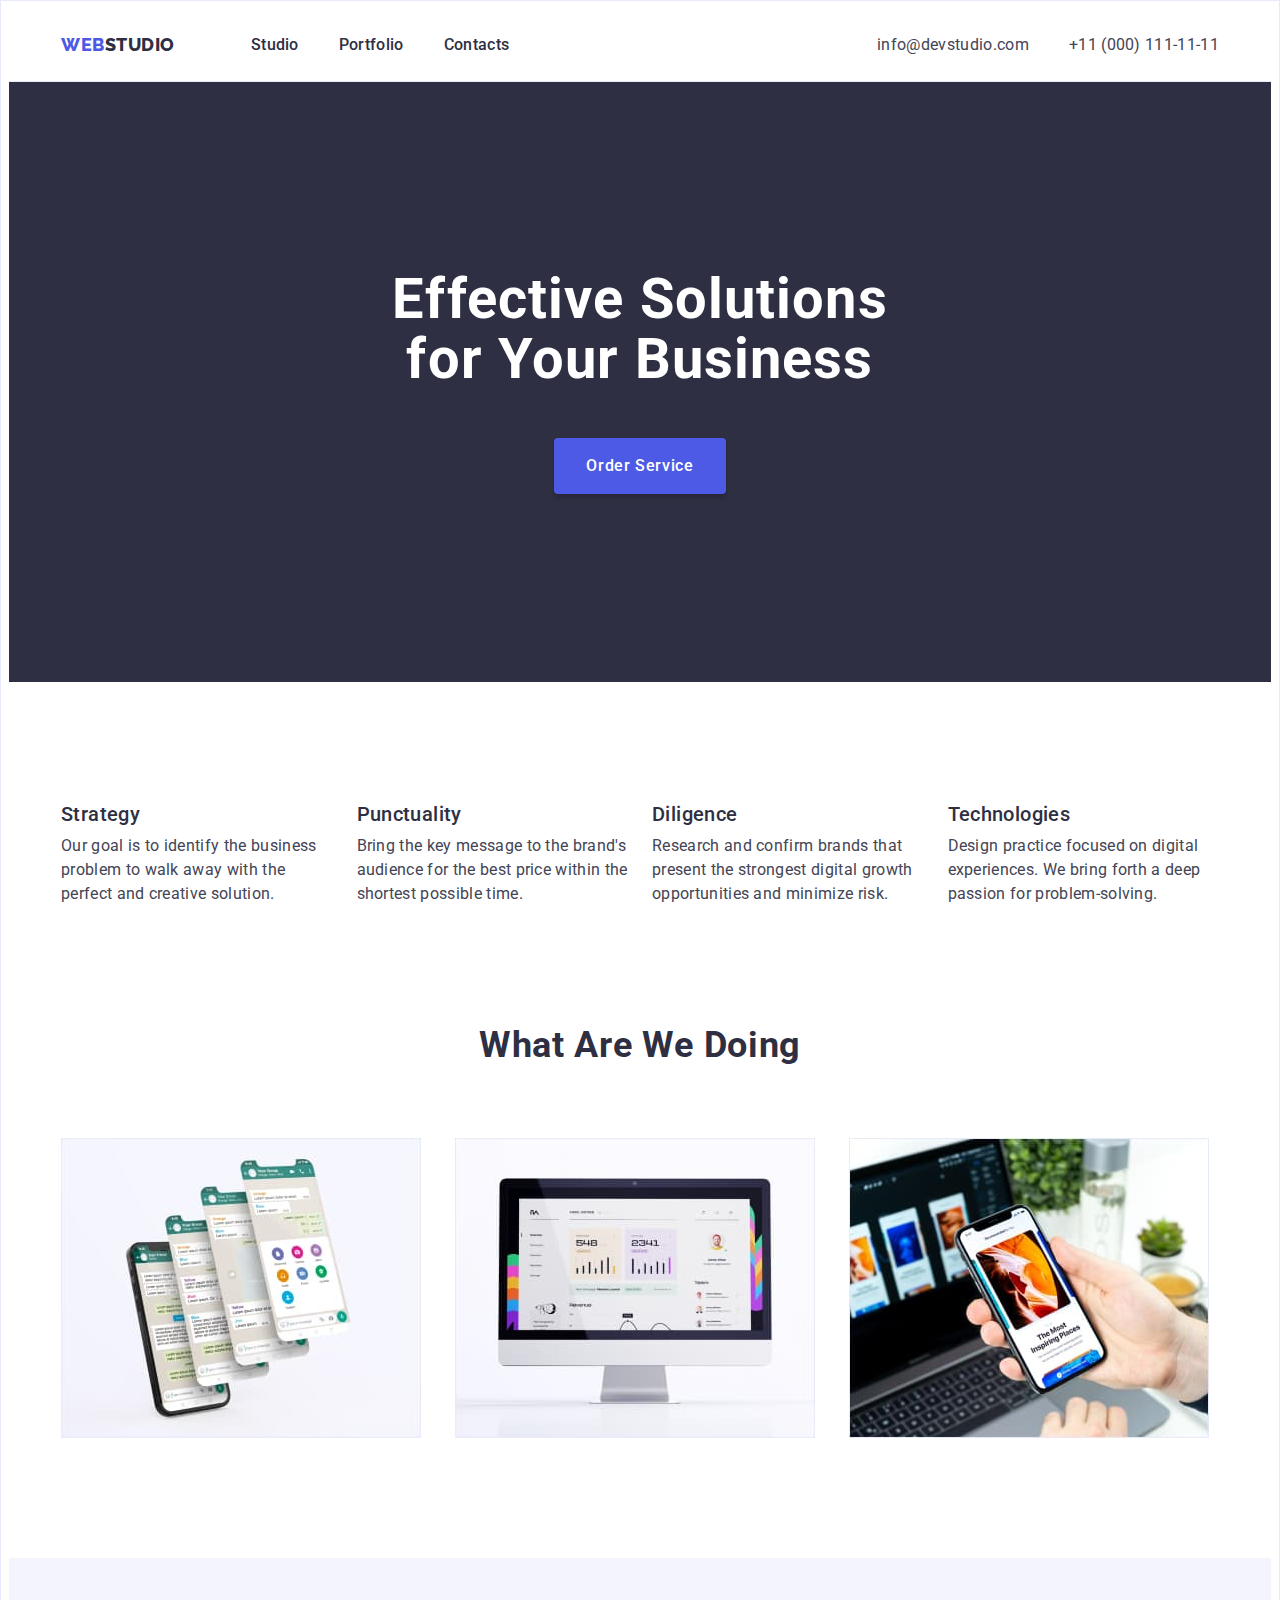
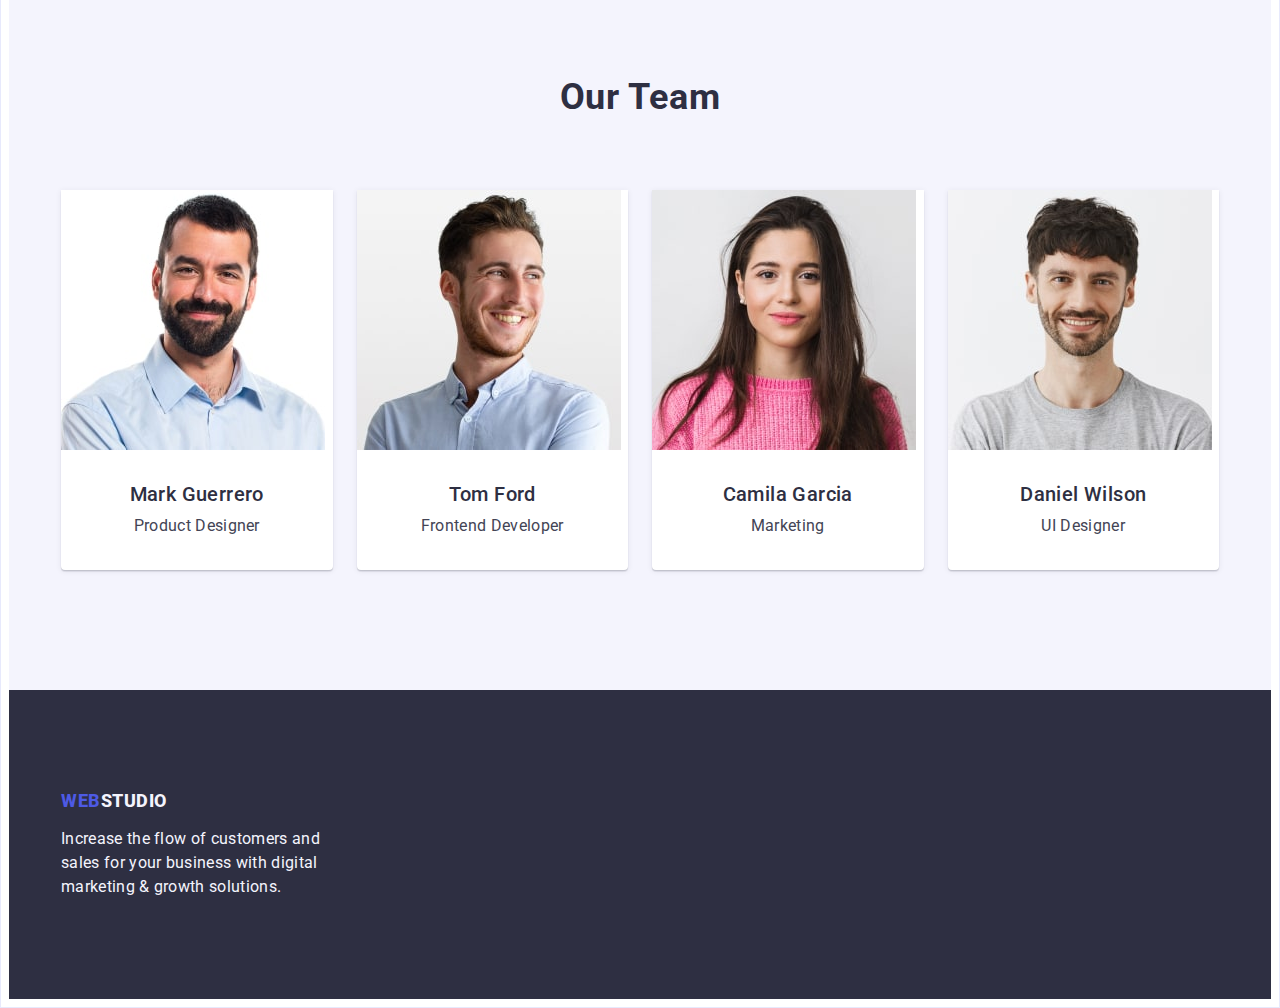
<file: index.html>
<!DOCTYPE html>
<html lang="en">

<head>
    <meta charset="UTF-8">
    <meta http-equiv="X-UA-Compatible" content="IE=edge">
    <meta name="viewport" content="width=device-width, initial-scale=1.0">
    <title>Business</title>
    <link rel="preconnect" href="https://fonts.googleapis.com">
    <link rel="preconnect" href="https://fonts.gstatic.com" crossorigin>
    <link rel="stylesheet" href="https://cdnjs.cloudflare.com/ajax/libs/modern-normalize/2.0.0/modern-normalize.min.css"
        integrity="sha512-4xo8blKMVCiXpTaLzQSLSw3KFOVPWhm/TRtuPVc4WG6kUgjH6J03IBuG7JZPkcWMxJ5huwaBpOpnwYElP/m6wg=="
        crossorigin="anonymous" referrerpolicy="no-referrer" />
    <link href="https://fonts.googleapis.com/css2?family=Raleway:wght@800&family=Roboto:wght@400;500;700&display=swap"
        rel="stylesheet">
    <link rel="stylesheet" href="./css/styles.css"/>
    

</head>



<body>
    <header class="header">
        <div class="container header-container">
        <nav class="header-navigation">

            <a class="header-logo link" href="./index.html">Web<span class="header-logo-italic link">Studio</span> </a>
            
                <ul class="header-menu-list list">
                    <li class="header-menu-item list">
                        <a class="header-menu-link link color" href="./index.html">Studio</a>
                    </li>
                    <li class="header-menu-item list">
                        <a class="header-menu-link link color" href="./portfolio.html">Portfolio</a>
                    </li>
                    <li class="header-menu-item list">
                        <a class="header-menu-link link color" href="">Contacts</a>
                    </li>
                </ul>
        </nav>

        <address class="address">
            <ul class="header-soc-list list">

                <li class="header-soc-item"> <a class="header-sos-link link "
                        href="mailto:info@devstudio.com">info@devstudio.com</a> </li>
                <li class="header-soc-item"> <a class="header-sos-link link" href="tel:+110001111111"> +11 (000)
                        111-11-11</a> </li>
            </ul>
        </address>
        </div>

    </header>


    <main>
        <section class="hero">
            <div class="container">
                  <h1 class="hero-title"> Effective Solutions for Your Business  </h1>
            <button type="button" class="hero-btn">Order Service</button>
            </div>
        </section>

        <section class="advantages">
            <div class="container">
            <h2 class="visually-hidden">Advantages</h2>
            <ul class="advantages-list list">
                <li class="advantages-item list">
                    <h3 class="advantages-subtitle">Strategy
                    </h3>
                    <p class="advantsges-item-text">Our goal is to identify the business
                        problem to walk away with the perfect and creative solution.
                    </p>
                </li>
                <li class="advantages-item list">
                    <h3 class="advantages-subtitle">Punctuality</h3>
                    <p class="advantsges-item-text">Bring the key message to the brand's audience for the best price
                        within the shortest possible time.</p>
                </li>
                <li class="advantages-item list">
                    <h3 class="advantages-subtitle">Diligence</h3>
                    <p class="advantsges-item-text">Research and confirm brands that present the strongest digital
                        growth opportunities and minimize risk.</p>
                </li>
                <li class="advantages-item list">
                    <h3 class="advantages-subtitle">Technologies</h3>
                    <p class="advantsges-item-text">Design practice focused on digital experiences. We bring forth a
                        deep passion for problem-solving.</p>
                </li>
            </ul>
            </div>
        </section>

        <section class="middle">
            <div class="container">
            <h2 class="middle-name">What are we doing</h2>
            <ul class="middle-name-list list">
                <li class="middle-name-item list">
                    <img class="picture" src="./images/1.jpg" width="360" height="300" alt="monitor"/>

                </li>
                <li class="middle-name-item list">
                    <img class="picture" src="./images/2.jpg" width="360" height="300" alt="phone"/>

                </li>
                <li class="middle-name-item list">
                    <img class="picture" src="./images/3.jpg" width="360" height="300" alt="job"/>

                </li>
            </ul>
            </div>
        </section>

        <section class="team">
            <div class="container">
            <h2 class="team-name">Our Team</h2>
            <ul class="team-name-list list">

                <li class="team-name-item list" >
                    
                    <img class="bestsellers-picture" src="./images/img-min.jpg" alt="Mark Guerrero" Width="264" Height="260">
                    <div class="team-work">
                    <h3 class="team-name-subtitle">Mark Guerrero</h3>
                    <p class="team-name-text">Product Designer</p>
                    </div>
                </li>
                <li class="team-name-item list">
                    <img class="bestsellers-picture" src="./images/img-1-min.jpg" alt="Tom Ford" Width="264" Height="260">
                    <div class="team-work">
                    <h3 class="team-name-subtitle">Tom Ford</h3>
                    <p class="team-name-text">Frontend Developer</p>
                    </div>
                </li>
                <li class="team-name-item list">
                    <img class="bestsellers-picture" src="./images/img-2-min.jpg" alt="Camila Garcia" Width="264" Height="260">
                    <div class="team-work">
                    <h3 class="team-name-subtitle">Camila Garcia</h3>
                    <p class="team-name-text">Marketing</p>
                    </div>
                </li>
        
                <li class="team-name-item list">
                    <img class="bestsellers-picture" src="./images/img-3-min.jpg" alt="Daniel Wilson" Width="264" Height="260">
                    <div class="team-work">
                    <h3 class="team-name-subtitle">Daniel Wilson</h3>
                    <p class="team-name-text">UI Designer</p>
                    </div>
                </li>
            </ul>
            </div>


        </section>

    </main>

    <footer class="footer">
        <div class="container">
        <a class="footer-logo link" href="./index.html"> Web<span class="footer-logo-italic link">Studio</span> </a>
        <p class="footer-logo-text">Increase the flow of customers and sales for your business with digital marketing &
            growth solutions.</p>
            </div>
    </footer>
</body>

</html>
</file>
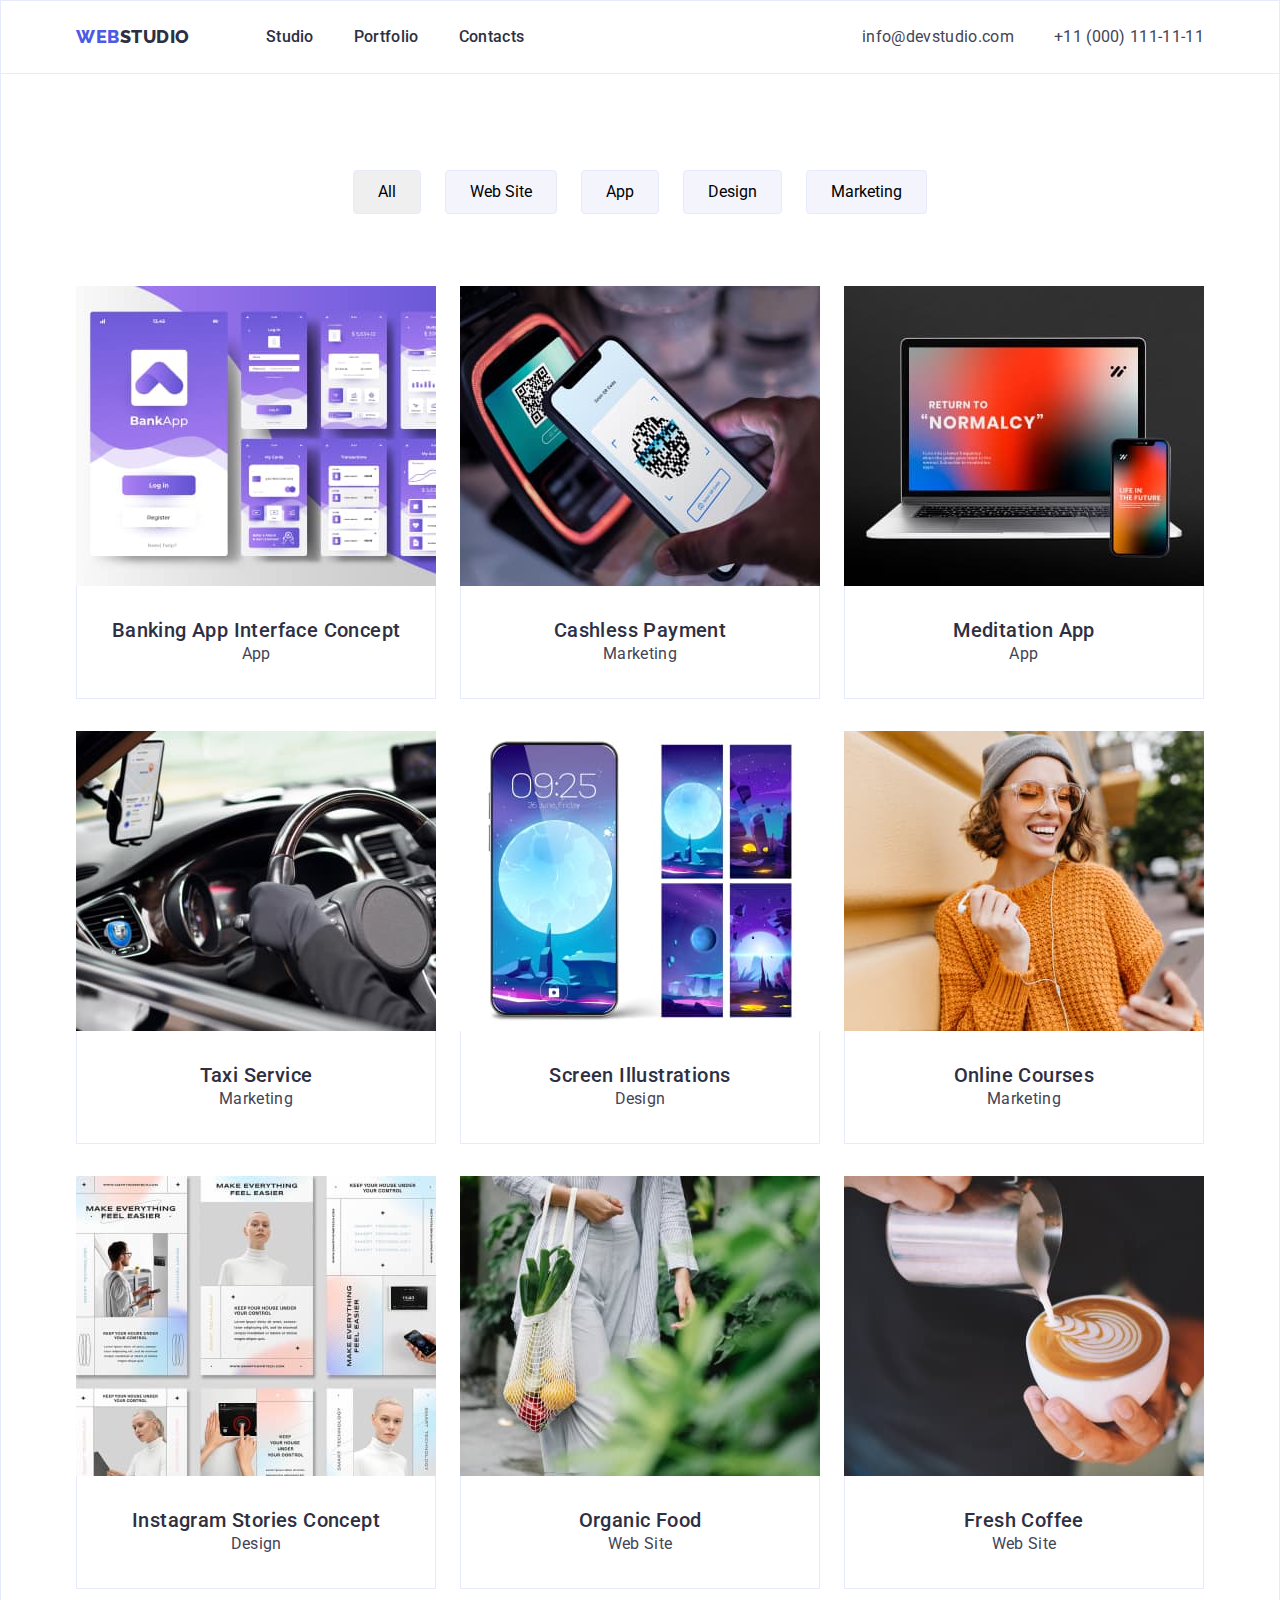
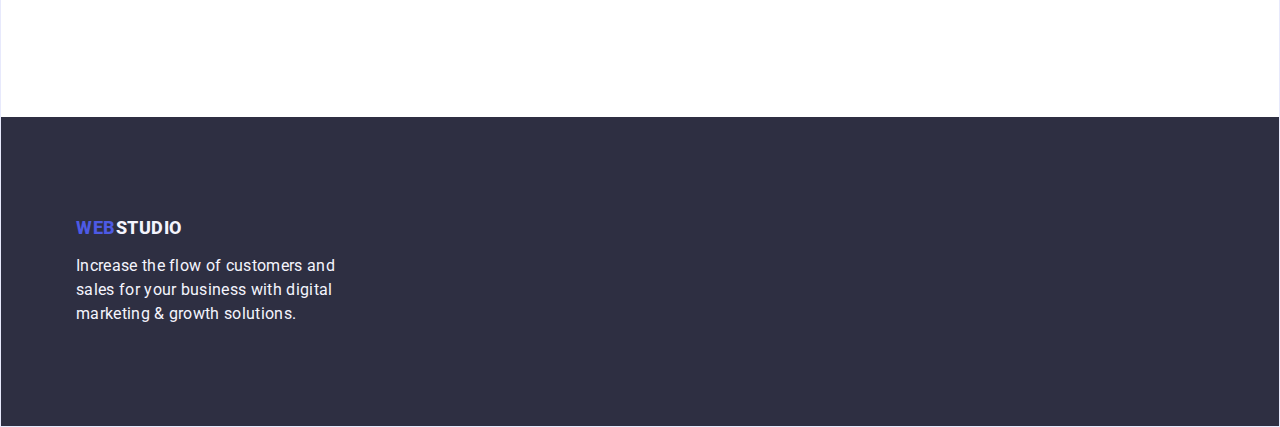
<file: portfolio.html>
<!DOCTYPE html>
<html lang="en">

<head>
    <meta charset="UTF-8">
    <meta http-equiv="X-UA-Compatible" content="IE=edge">
    <meta name="viewport" content="width=device-width, initial-scale=1.0">
    <title>Business</title>
    <link rel="preconnect" href="https://fonts.googleapis.com">
    <link rel="preconnect" href="https://fonts.gstatic.com" crossorigin>
    <link rel="stylesheet" href="https://cdnjs.cloudflare.com/ajax/libs/modern-normalize/2.0.0/modern-normalize.min.css"
        integrity="sha512-4xo8blKMVCiXpTaLzQSLSw3KFOVPWhm/TRtuPVc4WG6kUgjH6J03IBuG7JZPkcWMxJ5huwaBpOpnwYElP/m6wg=="
        crossorigin="anonymous" referrerpolicy="no-referrer" />
    <link href="https://fonts.googleapis.com/css2?family=Raleway:wght@800&family=Roboto:wght@400;500;700&display=swap"
        rel="stylesheet">
       <link rel="stylesheet" href="https://cdnjs.cloudflare.com/ajax/libs/modern-normalize/2.0.0/modern-normalize.min.css"/>

    <link rel="stylesheet" href="./css/styles.css" />
    

</head>

<body>
    <header class="header">
        <div class="container header-container">
        <nav class="header-navigation">

            <a class="header-logo link" href="./index.html">Web<span class="header-logo-italic link">Studio</span> </a>

            <ul class="header-menu-list list">
                <li class="header-menu-item list">
                    <a class="header-menu-link link color" href="./index.html">Studio</a>
                </li>
                <li class="header-menu-item list">
                    <a class="header-menu-link link color" href="./portfolio.html">Portfolio</a>
                </li>
                <li class="header-menu-item list">
                    <a class="header-menu-link link color" href="">Contacts</a>
                </li>
            </ul>
        </nav>

        <address class="address">
            <ul class="header-soc-list list">

                <li class="header-soc-item"> <a class="header-sos-link link "
                        href="mailto:info@devstudio.com">info@devstudio.com</a> </li>
                <li class="header-soc-item"> <a class="header-sos-link link" href="tel:+110001111111"> +11 (000)
                        111-11-11</a> </li>
            </ul>
        </address>
        </div>

    </header>


    <main>
        <section class="portfolio-little list">
            <div class="container">

            <h1 class="visually-hidden">Portfolio</h1>

            <ul class="portfolio-portf list">
                <li><button type="button" class="portfolio-btn backr1">All</button>
                </li>
                <li><button type="button" class="portfolio-btn backr">Web Site</button></li>
                <li><button type="button" class="portfolio-btn backr">App</button></li>
                <li><button type="button" class="portfolio-btn backr">Design</button></li>
                <li><button type="button" class="portfolio-btn backr">Marketing</button></li>
            </ul>

           
            <ul class="portfolio-carts list">

                <li class="portfolio-carts-list link"><a class="link" href=""> <img class="carts" src="./images/4.jpg" alt="bild1" Width="360">
                    <div class="no-ideas">
                    <h2 class="portfolio-carts-tittle list ">Banking App Interface Concept</h2>
                    <p class="portfolio-carts-text">App</p>
                    </div>
                    </a>
                </li>

                <li class="portfolio-carts-list link"><a class="link" href> <img class="carts" src="./images/5.jpg" alt="bild2" Width="360">
                    <div class="no-ideas">
                  <h2 class="portfolio-carts-tittle list ">Cashless Payment</h2>
                    <p class="portfolio-carts-text">Marketing</p>
                    </div>
                    </a>
                </li>

                <li class="portfolio-carts-list link"><a class="link"><img class="carts"  src="./images/6.jpg" alt="bild3" Width="360">
                    <div class="no-ideas">
                    <h2 class="portfolio-carts-tittle list ">Meditation App</h2>
                    <p class="portfolio-carts-text">App</p>
                    </div>
                    </a>
                </li>

            <li class="portfolio-carts-list link"><a class="link"> <img class="carts" src="./images/7.jpg" alt="bild4" Width="360">
                <div class="no-ideas">
                <h2 class="portfolio-carts-tittle list ">Taxi Service</h2>
                <p class="portfolio-carts-text">Marketing</p>
                </div>
                </a>
            </li>
                
                <li class="portfolio-carts-list link"><a class="link" href=""> <img class="carts"  src="./images/8.jpg" alt="bild5" Width="360">
                    <div class="no-ideas">
                    <h2 class="portfolio-carts-tittle list ">Screen Illustrations</h2>
                    <p class="portfolio-carts-text">Design</p>
                    </div>
                    </a>
                </li>

                <li class="portfolio-carts-list link"><a class="link"> <img class="carts" src="./images/9.jpg" alt="bild6" Width="360">
                    <div class="no-ideas">
                    <h2 class="portfolio-carts-tittle list ">Online Courses</h2>
                    <p class="portfolio-carts-text">Marketing</p>
                    </div>
                    </a>
                </li>


                <li class="portfolio-carts-list link"><a class="link"> <img class="carts"  src="./images/10.jpg" alt="bild7" Width="360">
                    <div class="no-ideas">
                    <h2 class="portfolio-carts-tittle list ">Instagram Stories Concept</h2>
                    <p class="portfolio-carts-text">Design</p>
                    </div>
                    </a>
                </li>

                <li class="portfolio-carts-list link"><a class="link" href=""> <img  class="carts" src="./images/11.jpg" alt="bild8" Width="360">
                    <div class="no-ideas">
                    <h2 class="portfolio-carts-tittle list ">Organic Food</h2>
                    <p class="portfolio-carts-text">Web Site</p>
                    </div>
                    </a>
                </li>

            <li class="portfolio-carts-list link"><a class="link" href=""> <img class="carts"  src="./images/12.jpg" alt="bild9" Width="360">
                <div class="no-ideas">
                <h2 class="portfolio-carts-tittle list ">Fresh Coffee</h2>
                <p class="portfolio-carts-text">Web Site</p>
                </div>
                </a>
            </li>
            </ul>
            </div>
           



           


        </section>
        
    </main>

    <footer class="footer">
        <div class="container">
        <a class="footer-logo link" href="./index.html"> Web<span class="footer-logo-italic link">Studio</span> </a>
        <p class="footer-logo-text">Increase the flow of customers and sales for your business with digital marketing &
            growth solutions.</p>
            </div>
    </footer>
</body>

</html>
</file>
<file: css/styles.css>
body { 
    font-family: "Roboto", sans-serif;
    color: #434455;
    background-color: #FFFFFF;
}
:root{
border: 1px solid var(--cornflower, #E7E9FC);
                --primary-font: "Roboto", sans-serif;
                --title-font: "Raleway", sans-serif;
                --primary-black-color: var(--slate, #434455;
                --primary-white-color:#FFFFFF;
                --primary-accent-color:#2e2f42;
                --secondary-accent-color: #404bbf;
                --active-link-color: #434455);

}

.container{
    width:1158px;
    padding-left: 15px;
    padding-right: 15px;
    margin: 0 auto;
    padding: 0 15px;

}

/*--------------HEADER-----------*/

.header{
    
    border-bottom: 1px solid #e7e9fc
}

.header-container{
    display: flex;
    align-items: center;

}
 

.header-navigation{
display: flex;
align-items: center;


}
.header-logo{
    color: var(--iris, #4D5AE5);
        font-size: 18px;
        font-weight: 800;
        line-height: 1.17;
        letter-spacing: 0.03em;
        text-transform: uppercase;
        font-family: "Raleway", sans-serif;
    margin-right: 76px;
  
    
    
}
.link {
    text-decoration: none;
}

.list {
    list-style: none;
}

.header-logo-italic{
    color: #2E2F42;
}
.header-menu-list{
    color: #2e2f42;
        font-size: 16px;
        font-weight: 500;
        line-height: 1.5;
        letter-spacing: 0.02em;
        margin-left: auto;
        display: flex;
        gap: 40px;
        margin: 0px;
        padding: 0px;
        padding-top: 24px;
            padding-bottom: 24px;
          
        

}

.header-menu-link{

    color: var(--navyblue, #2E2F42);
        font-size: 16px;
        font-weight: 500;
        line-height: 1.5;
        letter-spacing: 0.02em;

}

.header-menu-item :hover{color: #404bbf

}
.header-menu-item :focus{color: #404bbf}

ul{
    margin: 0px;
    padding: 0px;
}
.header-sos-link{
    color:var(--slate, #434455);
        font-size: 16px;
        font-weight: 400;
        line-height: 1.5;
        letter-spacing: 0.02em;

}


.header-menu-item{
   
 }

    .address{font-style: normal;
    margin-left: auto;}

    .header-soc-item{color: var(--slate, #434455);
        font-size: 16px;
        font-weight: 400;
        line-height: 1.5;
        letter-spacing: 0.02em;
        
    }

    .header-soc-list{
        display: flex;
        gap: 40px;
        
    }

        .header-soc-item :hover{color: #404bbf;
        }

        .header-soc-item :focus{
            color: #404bbf

        }

        .color{
            color:#2e2f42 ;
            padding: 24px 0;
            padding-top: 24px;
          padding-bottom: 24px;
        }
                





/*--------------HERO-----------*/


.hero {padding-bottom: 188px;
    padding-top: 188px;
    background: var(--navyblue, #2E2F42);
   padding: 188 0;
}



.hero-title{
    color: var(--white, #FFF);
        text-align: center;
        font-size: 56px;
        font-weight: 700;
        line-height: 1.07em;
        letter-spacing: 0.02em;
          max-width: 496px;
           margin: 0 auto;
            margin-bottom: 48px;
        
}

h1, h2, h3, h4, h5, h6, p{
    margin: 0;
}

p{
    margin: 0;

}

.hero-btn{
    color: var(--white, #FFF);
        font-size: 16px;
        font-weight: 500;
        line-height: 1.5;
        letter-spacing: 0.04em;
        background-color: #4D5AE5;
        font-family: "Roboto", sans-serif;
        cursor: pointer;
        padding: 16px 32px;
        border-radius: 4px;
            background: var(--iris, #4D5AE5);
            box-shadow: 0px 4px 4px 0px rgba(0, 0, 0, 0.15);
            display: block;
            min-width: 169px;
            height: 56px;
            border: none;
            border-radius: 4px;
            margin:0 auto
            

}

 .hero-btn:hover{ background-color: #404BBF;}

 .hero-btn:focus{ background-color: #404BBF;}

/**------------ADVANTAGES------------**/


.advantages{
padding: 120px 0;


}
.visually-hidden {
    position: absolute;
    width: 1px;
    height: 1px;
    margin: -1px;
    border: 0;
    padding: 0;
    white-space: nowrap;
    clip-path: inset(100%);
    clip: rect(0 0 0 0);
    overflow: hidden;}


.advantages-list{
    
    display: flex;
      gap: 24px; 

}


.advantages-item{
  
width: calc((100% - 72px) / 4);


}

.advantages-subtitle{
    color: var(--navyblue, #2E2F42);
        font-size: 20px;
        font-weight: 500;
        line-height: 1.2;
        letter-spacing: 0.4px;
        margin-bottom: 8px;
        

}

.advantsges-item-text{
    color: var(--slate, #434455);
    font-size: 16px;
    line-height: 1.5;
    letter-spacing: 0.02em;
     
    }
        .advantages-list{
            
        }



    /**--------middle--------**/

    .middle{
        padding-top: 0px;
        padding-bottom: 120px;
    }

   .middle-name{
    color: var(--navyblue, #2E2F42);
        text-align: center;
        font-size: 36px;
        font-style: normal;
        font-weight: 700;
        line-height: 1.11;
        letter-spacing: 0.72px;
        text-transform: capitalize;
        margin: 0 auto;
        margin-bottom:72px ;}

        .middle-name-list{
            display: flex;
            gap: 24px;
            
        }
        .picture{
            display: block
        }

        .middle-name-item{
            width: calc((100% - 48px) / 3)
        }


       

   
   /*------------team--------------*/

   .team{
    background-color: #F4F4FD;
    padding-top: 120px;
    padding-bottom: 120px;

   }

   .team-name{
    color: var(--navyblue, #2E2F42);
    text-align: center;
    font-size: 36px;
    font-weight: 700;
    line-height: 1.11;
    letter-spacing: 0.72px;
    text-transform: capitalize;
    
        margin: 0 auto;
        margin-bottom: 72px;
        
      }


   .team-name-list{
    display: flex;
    gap: 24px;
    
   
   }


   .team-name-item {background-color: #FFFFFF;
    border-radius: 0px 0px 4px 4px;
        background: var(--white, #FFF);
        box-shadow: 0px 2px 1px 0px rgba(46, 47, 66, 0.08), 0px 1px 1px 0px rgba(46, 47, 66, 0.16), 0px 1px 6px 0px rgba(46, 47, 66, 0.08);
    width: calc((100% - 72px) / 4);
       
        }

        .team-work{
            padding: 32px 0;
        }
        

        


         .bestsellers-picture{
            display: block;
         }


   .team-name-subtitle{
    color: var(--navyblue, #2E2F42);
        text-align: center;
        font-size: 20px;
        font-weight: 500;
        line-height: 1.2;
        letter-spacing: 0.4px;
        margin-bottom: 8px;

   }
   .team-name-text{
    color: var(--slate, #434455);
    text-align: center;
    font-size: 16px;
    font-weight: 400;
    line-height: 24px;
    letter-spacing: 0.32px
       }

   


    /*-------portfolio------------*/


    .portfolio-little{
        padding-top: 96px;
        padding-bottom: 120px;
    }


    .visually-hidden{
        position: absolute;
            width: 1px;
            height: 1px;
            margin: -1px;
            border: 0;
            padding: 0;
            white-space: nowrap;
            clip-path: inset(100%);
            clip: rect(0 0 0 0);
            overflow: hidden;
        }


    
    .portfolio-btn {
        padding: 12px 24px;
        border: 1px solid #e7e9fc;
        border-radius: 4px;

    }

    .backr1{

    }
    .backr{
        background: var(--cloud, #F4F4FD);
    }

    .portfolio-portf{
        gap: 24px;
        display: flex;
        justify-content: center;
            margin-bottom: 72px;
            
    }


    .portfolio-carts{
        color: #4d5ae5;
            text-align: center;
            font-size: 16px;
            font-weight: 500;
            line-height: 1.5;
            letter-spacing: 0.04em;
             font-family: "Roboto", sans-serif;
             cursor: pointer;
            justify-content: center;
            row-gap: 48px;
            display: flex;
                gap: 24px;
                flex-wrap: wrap;
           
             
    }


    .portfolio-btn:hover{
        color: #FFFFFF;
        background-color: #404BBF;
        border: 1px solid transparent;
    }

    .portfolio-btn:focus{
        color: #FFFFFF;
            background-color: #404BBF;
            border: 1px solid transparent;

    }

    
    .carts{
        
        display: block;
    }
   
    

    .portfolio-carts-list{
        width: calc((100% - 48px) / 3);
        
    }

    .no-ideas{
        padding: 32px 16px;
        border: 1px solid #e7e9fc;
        border-top: none;
        margin-bottom: 8px;
       

    }
    .portfolio-carts-tittle{
        color: #2e2f42;
            font-size: 20px;
            font-weight: 500;
            line-height: 1.2;
            letter-spacing: 0.02em;
            
            
        
    }

    .portfolio-carts-text{
        color: #434455;
            font-size: 16px;
            font-weight: 400;
            line-height: 1.5;
            letter-spacing: 0.02em;
            
    }







    /*------------FOOTER-----------*/

    .footer{
        background:var(--navyblue, #2E2F42);
        font-family: 'Roboto', sans-serif;
        padding-top: 50px;
        padding-bottom: 50px;
        padding: 100px 0
        
        
    }

    .footer-logo{color: var(--iris, #4D5AE5);
        font-size: 18px;
        font-weight: 800;
        line-height: 1.17;
        letter-spacing: 0.54px;
        text-transform: uppercase;
        text-decoration: none;
        display: inline-block;
        margin-bottom: 16px;
        
        
        }

    .footer-logo-italic{color: var(--cloud, #F4F4FD);
        font-size: 18px;
        font-weight: 800;
        line-height: 1.17;
        letter-spacing: 0.03em;
        text-transform: uppercase;
         text-decoration: none;}

    .footer-logo-text{color: var(--cloud, #F4F4FD);
        font-size: 16px;
        font-weight: 400;
        line-height: 24px;
        letter-spacing: 0.32px;
        max-width: 264px
        
    }
</file>
